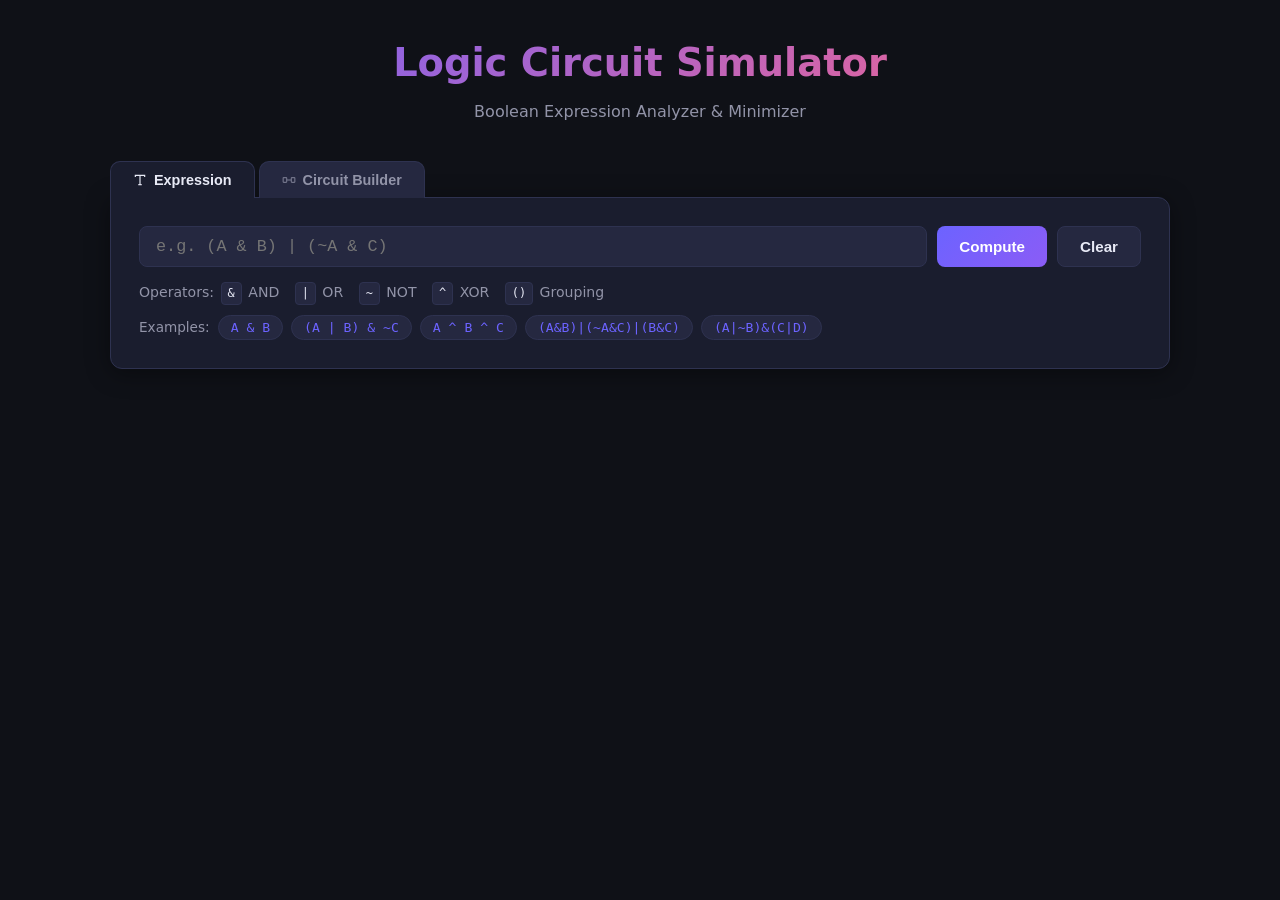
<file: index.html>
<!DOCTYPE html>
<html lang="en">
<head>
  <meta charset="UTF-8" />
  <meta name="viewport" content="width=device-width, initial-scale=1.0" />
  <title>Logic Circuit Simulator</title>
  <link rel="stylesheet" href="style.css" />
</head>
<body>
  <div class="app">
    <header>
      <h1>Logic Circuit Simulator</h1>
      <p class="subtitle">Boolean Expression Analyzer &amp; Minimizer</p>
    </header>

    <!-- ── Tab strip ── -->
    <div class="tab-strip">
      <button class="tab active" data-tab="expression">
        <svg width="14" height="14" viewBox="0 0 24 24" fill="none" stroke="currentColor" stroke-width="2"><polyline points="4 7 4 4 20 4 20 7"/><line x1="9" y1="20" x2="15" y2="20"/><line x1="12" y1="4" x2="12" y2="20"/></svg>
        Expression
      </button>
      <button class="tab" data-tab="circuit">
        <svg width="14" height="14" viewBox="0 0 24 24" fill="none" stroke="currentColor" stroke-width="2"><rect x="2" y="8" width="6" height="8" rx="1"/><rect x="16" y="8" width="6" height="8" rx="1"/><line x1="8" y1="12" x2="16" y2="12"/></svg>
        Circuit Builder
      </button>
    </div>

    <!-- ── Expression pane ── -->
    <section id="pane-expression" class="tab-pane card active">
      <div class="input-row">
        <input type="text" id="expr-input" placeholder="e.g. (A &amp; B) | (~A &amp; C)" spellcheck="false" autocomplete="off" />
        <button id="compute-btn">Compute</button>
        <button id="clear-btn" class="secondary">Clear</button>
      </div>
      <div class="operator-hints">
        <span>Operators:</span>
        <kbd>&amp;</kbd> AND &nbsp;
        <kbd>|</kbd> OR &nbsp;
        <kbd>~</kbd> NOT &nbsp;
        <kbd>^</kbd> XOR &nbsp;
        <kbd>()</kbd> Grouping
      </div>
      <div class="examples">
        <span>Examples:</span>
        <button class="example-btn" data-expr="A & B">A &amp; B</button>
        <button class="example-btn" data-expr="(A | B) & ~C">(A | B) &amp; ~C</button>
        <button class="example-btn" data-expr="A ^ B ^ C">A ^ B ^ C</button>
        <button class="example-btn" data-expr="(A & B) | (~A & C) | (B & C)">(A&amp;B)|(~A&amp;C)|(B&amp;C)</button>
        <button class="example-btn" data-expr="(A | ~B) & (C | D)">(A|~B)&amp;(C|D)</button>
      </div>
      <div id="error-msg" class="error hidden"></div>
    </section>

    <!-- ── Circuit Builder pane ── -->
    <section id="pane-circuit" class="tab-pane card hidden">
      <div class="circuit-layout">

        <!-- Palette -->
        <div class="gate-palette">
          <div class="palette-label">I/O</div>
          <button class="gate-palette-btn" data-gate="INPUT"  style="--gc:#6c63ff">INPUT</button>
          <button class="gate-palette-btn" data-gate="OUTPUT" style="--gc:#ff6584">OUTPUT</button>
          <div class="palette-label" style="margin-top:10px">Gates</div>
          <button class="gate-palette-btn" data-gate="AND"  style="--gc:#43e97b">AND</button>
          <button class="gate-palette-btn" data-gate="OR"   style="--gc:#98d843">OR</button>
          <button class="gate-palette-btn" data-gate="NOT"  style="--gc:#e943e9">NOT</button>
          <button class="gate-palette-btn" data-gate="XOR"  style="--gc:#43b0e9">XOR</button>
          <button class="gate-palette-btn" data-gate="NAND" style="--gc:#e9e943">NAND</button>
          <button class="gate-palette-btn" data-gate="NOR"  style="--gc:#e97b43">NOR</button>
          <button class="gate-palette-btn" data-gate="XNOR" style="--gc:#43e9e9">XNOR</button>
          <div class="palette-label">Adders</div>
          <button class="gate-palette-btn" data-gate="HALF_ADDER" style="--gc:#f5b942" title="A + B → Sum, Carry">Half Adder</button>
          <button class="gate-palette-btn" data-gate="FULL_ADDER" style="--gc:#b58cff" title="A + B + Cin → Sum, Carry out">Full Adder</button>
          <div class="palette-divider"></div>
          <div class="palette-hint">Click to add</div>
          <div class="palette-hint">Drag to move</div>
          <div class="palette-hint">Right-click delete</div>
          <div class="palette-hint">Click INPUT to toggle sim</div>
        </div>

        <!-- Canvas -->
        <div class="circuit-canvas-wrap">
          <canvas id="circuit-canvas"></canvas>

        </div>
      </div>

      <div id="circuit-status" class="circuit-status" aria-live="polite"></div>
      <div class="circuit-actions">
        <button id="analyze-circuit-btn">
          <svg width="14" height="14" viewBox="0 0 24 24" fill="none" stroke="currentColor" stroke-width="2"><polyline points="22 12 18 12 15 21 9 3 6 12 2 12"/></svg>
          Analyze Circuit
        </button>
        <button id="clear-circuit-btn" class="secondary">Clear Canvas</button>
        <span class="circuit-hint-text">Scroll to explore 3200 × 2000 workspace &nbsp;·&nbsp; Esc = cancel wire &nbsp;·&nbsp; Right-click = delete</span>
      </div>
      <div id="circuit-error" class="error hidden"></div>
    </section>

    <!-- ── Results (shared) ── -->
    <div id="results" class="hidden">

      <section class="card">
        <h2>Truth Table</h2>
        <div class="table-controls">
          <button id="export-csv-btn" class="secondary small">Export CSV</button>
        </div>
        <div class="table-wrapper">
          <table id="truth-table"></table>
        </div>
      </section>

      <section class="card">
        <h2>Karnaugh Map</h2>
        <div id="kmap-container"></div>
        <div id="kmap-legend" class="kmap-legend hidden">
          <span class="legend-item sop-color">■ SOP groups (1s)</span>
          <span class="legend-item pos-color">■ POS groups (0s)</span>
        </div>
      </section>

      <section class="card">
        <h2>Minimized Expressions</h2>
        <div class="results-grid">
          <div class="result-box sop-box">
            <h3>SOP <span class="tag">Sum of Products</span></h3>
            <div id="sop-result" class="formula"></div>
            <button class="copy-btn" data-target="sop-result">Copy</button>
          </div>
          <div class="result-box pos-box">
            <h3>POS <span class="tag">Product of Sums</span></h3>
            <div id="pos-result" class="formula"></div>
            <button class="copy-btn" data-target="pos-result">Copy</button>
          </div>
        </div>
        <div class="minterms-section">
          <div><strong>Minterms (F=1):</strong> <span id="minterms-list" class="mono"></span></div>
          <div><strong>Maxterms (F=0):</strong> <span id="maxterms-list" class="mono"></span></div>
        </div>
      </section>

    </div>
  </div>

  <script src="logic.js"></script>
  <script src="kmap.js"></script>
  <script src="circuit.js"></script>
  <script src="app.js"></script>
</body>
</html>
</file>
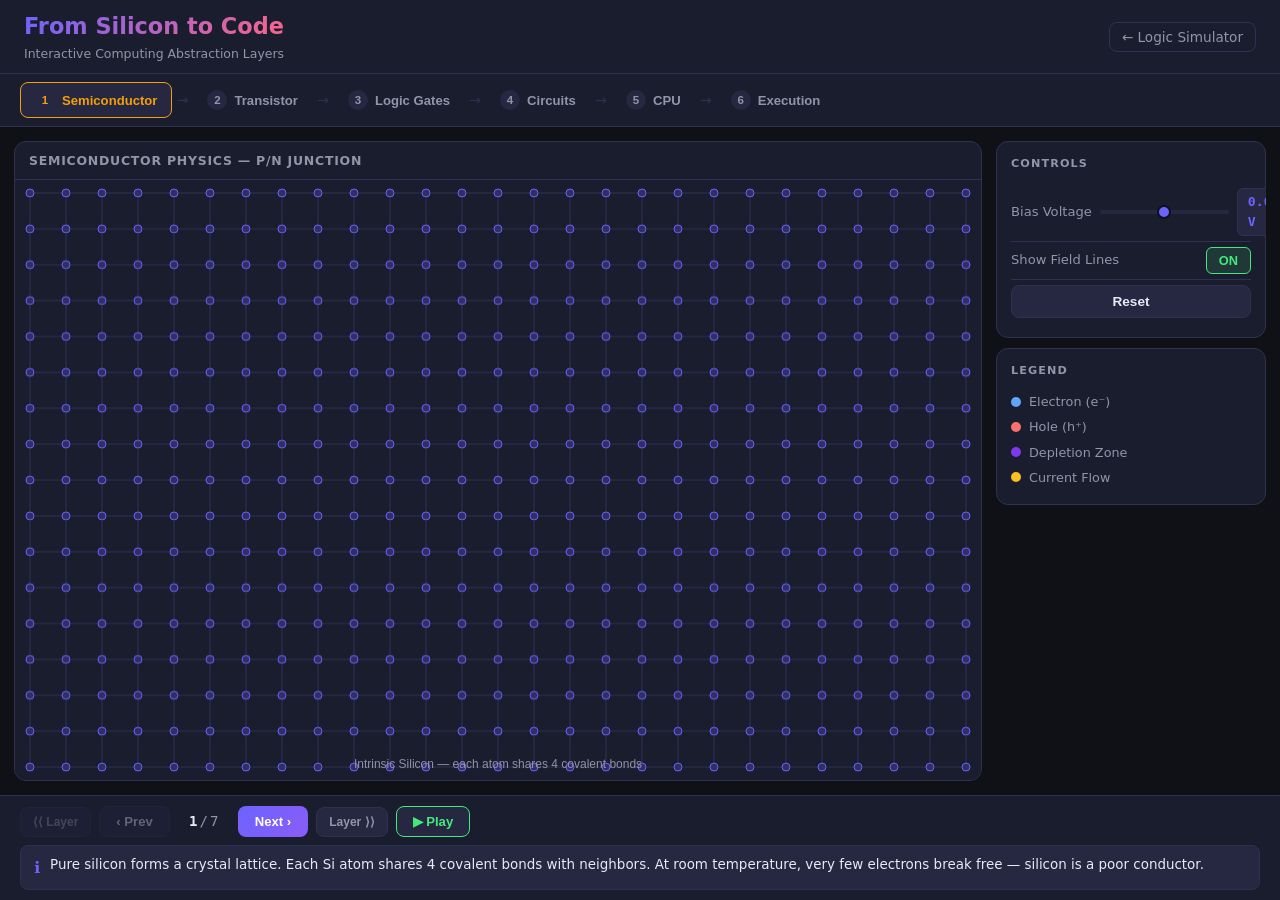
<file: full-simulator/index.html>
<!DOCTYPE html>
<html lang="en">
<head>
  <meta charset="UTF-8">
  <meta name="viewport" content="width=device-width, initial-scale=1.0">
  <title>From Silicon to Code</title>
  <link rel="stylesheet" href="style.css">
</head>
<body>
<div id="app">

  <!-- Header -->
  <header id="main-header">
    <div class="header-left">
      <h1>From Silicon to Code</h1>
      <p class="subtitle">Interactive Computing Abstraction Layers</p>
    </div>
    <div class="header-right">
      <a href="../index.html" class="back-link">← Logic Simulator</a>
    </div>
  </header>

  <!-- Layer Navigation -->
  <nav id="layer-nav">
    <div class="layer-nav-track">
      <button class="layer-nav-btn active" data-layer="1">
        <span class="layer-num">1</span>
        <span class="layer-label">Semiconductor</span>
      </button>
      <span class="layer-nav-arrow">→</span>
      <button class="layer-nav-btn" data-layer="2">
        <span class="layer-num">2</span>
        <span class="layer-label">Transistor</span>
      </button>
      <span class="layer-nav-arrow">→</span>
      <button class="layer-nav-btn" data-layer="3">
        <span class="layer-num">3</span>
        <span class="layer-label">Logic Gates</span>
      </button>
      <span class="layer-nav-arrow">→</span>
      <button class="layer-nav-btn" data-layer="4">
        <span class="layer-num">4</span>
        <span class="layer-label">Circuits</span>
      </button>
      <span class="layer-nav-arrow">→</span>
      <button class="layer-nav-btn" data-layer="5">
        <span class="layer-num">5</span>
        <span class="layer-label">CPU</span>
      </button>
      <span class="layer-nav-arrow">→</span>
      <button class="layer-nav-btn" data-layer="6">
        <span class="layer-num">6</span>
        <span class="layer-label">Execution</span>
      </button>
    </div>
  </nav>

  <!-- Main Workspace -->
  <main id="workspace">

    <!-- Layer 1: Semiconductor Physics -->
    <section id="layer-1" class="layer-section active" data-layer="1">
      <div class="layer-layout">
        <div class="layer-canvas-area">
          <div class="canvas-label">Semiconductor Physics — P/N Junction</div>
          <canvas id="physics-canvas"></canvas>
        </div>
        <div class="layer-controls-area">
          <div class="control-card" id="physics-controls">
            <h3>Controls</h3>
            <div class="control-row">
              <label class="control-label">Bias Voltage</label>
              <input type="range" id="physics-voltage" min="-30" max="30" value="0" class="slider">
              <span id="physics-voltage-val" class="val-badge">0.0 V</span>
            </div>
            <div class="control-row">
              <label class="control-label">Show Field Lines</label>
              <button id="physics-fieldlines" class="toggle-btn active">ON</button>
            </div>
            <div class="control-row">
              <button id="physics-reset" class="action-btn">Reset</button>
            </div>
          </div>
          <div class="control-card" id="physics-legend">
            <h3>Legend</h3>
            <div class="legend-row"><span class="legend-dot" style="background:#60a5fa"></span> Electron (e⁻)</div>
            <div class="legend-row"><span class="legend-dot" style="background:#f87171"></span> Hole (h⁺)</div>
            <div class="legend-row"><span class="legend-dot" style="background:#7c3aed"></span> Depletion Zone</div>
            <div class="legend-row"><span class="legend-dot" style="background:#fbbf24"></span> Current Flow</div>
          </div>
        </div>
      </div>
    </section>

    <!-- Layer 2: Transistor -->
    <section id="layer-2" class="layer-section" data-layer="2">
      <div class="layer-layout">
        <div class="layer-canvas-area">
          <div class="canvas-label">N-Channel MOSFET Cross-Section</div>
          <svg id="transistor-svg" viewBox="0 0 620 400" preserveAspectRatio="xMidYMid meet"></svg>
        </div>
        <div class="layer-controls-area">
          <div class="control-card" id="transistor-controls">
            <h3>Gate Control</h3>
            <div class="control-row">
              <label class="control-label">Gate Voltage</label>
              <div class="btn-group">
                <button id="transistor-low" class="gate-btn active">LOW (0V)</button>
                <button id="transistor-high" class="gate-btn">HIGH (3V)</button>
              </div>
            </div>
            <div class="control-row">
              <label class="control-label">Vgs =</label>
              <span id="transistor-vgs" class="val-badge">0.0 V</span>
            </div>
            <div class="control-row">
              <label class="control-label">Status</label>
              <span id="transistor-status" class="status-badge off">OFF</span>
            </div>
            <div class="control-row">
              <label class="control-label">Show Depletion</label>
              <button id="transistor-depletion" class="toggle-btn active">ON</button>
            </div>
          </div>
          <div class="control-card">
            <h3>MOSFET Symbol</h3>
            <svg id="mosfet-symbol-svg" viewBox="0 0 160 140" style="width:100%;height:140px"></svg>
          </div>
        </div>
      </div>
    </section>

    <!-- Layer 3: Logic Gates -->
    <section id="layer-3" class="layer-section" data-layer="3">
      <div class="layer-layout">
        <div class="layer-canvas-area">
          <div class="sublayer-tabs" id="gates-tabs">
            <button class="sublayer-tab active" data-gate="NOT">NOT Gate</button>
            <button class="sublayer-tab" data-gate="AND">AND Gate</button>
            <button class="sublayer-tab" data-gate="OR">OR Gate</button>
          </div>
          <svg id="gates-svg" viewBox="0 0 700 380" preserveAspectRatio="xMidYMid meet" style="flex:1"></svg>
          <div id="gates-truth-table" class="embedded-truth-table"></div>
        </div>
        <div class="layer-controls-area">
          <div class="control-card" id="gates-controls">
            <h3>Inputs</h3>
            <div class="control-row">
              <label class="control-label">Input A</label>
              <div class="btn-group">
                <button class="input-btn active" data-input="A" data-val="0">0</button>
                <button class="input-btn" data-input="A" data-val="1">1</button>
              </div>
            </div>
            <div class="control-row" id="input-b-row">
              <label class="control-label">Input B</label>
              <div class="btn-group">
                <button class="input-btn active" data-input="B" data-val="0">0</button>
                <button class="input-btn" data-input="B" data-val="1">1</button>
              </div>
            </div>
            <div class="control-row">
              <label class="control-label">Output</label>
              <span id="gates-output" class="val-badge">—</span>
            </div>
          </div>
          <div class="control-card" id="gates-info-card">
            <h3>Gate Info</h3>
            <div id="gates-description" class="info-body"></div>
          </div>
        </div>
      </div>
    </section>

    <!-- Layer 4: Combinational Circuits -->
    <section id="layer-4" class="layer-section" data-layer="4">
      <div class="layer-layout">
        <div class="layer-canvas-area">
          <div class="sublayer-tabs" id="circuits-tabs">
            <button class="sublayer-tab active" data-circuit="half-adder">Half Adder</button>
            <button class="sublayer-tab" data-circuit="full-adder">Full Adder</button>
            <button class="sublayer-tab" data-circuit="mux">2:1 MUX</button>
          </div>
          <svg id="circuits-svg" viewBox="0 0 720 380" preserveAspectRatio="xMidYMid meet" style="flex:1"></svg>
        </div>
        <div class="layer-controls-area">
          <div class="control-card" id="circuits-controls">
            <h3>Inputs</h3>
            <div class="control-row">
              <label class="control-label">A</label>
              <div class="btn-group">
                <button class="input-btn active" data-cinput="A" data-val="0">0</button>
                <button class="input-btn" data-cinput="A" data-val="1">1</button>
              </div>
            </div>
            <div class="control-row">
              <label class="control-label">B</label>
              <div class="btn-group">
                <button class="input-btn active" data-cinput="B" data-val="0">0</button>
                <button class="input-btn" data-cinput="B" data-val="1">1</button>
              </div>
            </div>
            <div class="control-row" id="cin-row">
              <label class="control-label">Cin</label>
              <div class="btn-group">
                <button class="input-btn active" data-cinput="Cin" data-val="0">0</button>
                <button class="input-btn" data-cinput="Cin" data-val="1">1</button>
              </div>
            </div>
            <div class="control-row" id="sel-row" style="display:none">
              <label class="control-label">Sel</label>
              <div class="btn-group">
                <button class="input-btn active" data-cinput="Sel" data-val="0">0</button>
                <button class="input-btn" data-cinput="Sel" data-val="1">1</button>
              </div>
            </div>
          </div>
          <div class="control-card" id="circuits-output-card">
            <h3>Output</h3>
            <div id="circuits-output" class="output-display"></div>
          </div>
          <div class="control-card">
            <button id="circuits-compute" class="action-btn primary-btn">▶ Compute</button>
          </div>
        </div>
      </div>
    </section>

    <!-- Layer 5: CPU Components -->
    <section id="layer-5" class="layer-section" data-layer="5">
      <div class="layer-layout">
        <div class="layer-canvas-area">
          <div class="canvas-label">4-bit ALU + Register File</div>
          <svg id="cpu-svg" viewBox="0 0 820 480" preserveAspectRatio="xMidYMid meet" style="flex:1"></svg>
        </div>
        <div class="layer-controls-area">
          <div class="control-card" id="cpu-registers">
            <h3>Registers (4-bit)</h3>
            <div id="reg-display"></div>
          </div>
          <div class="control-card" id="cpu-op-card">
            <h3>Operation</h3>
            <div class="btn-group vertical">
              <button class="op-btn active" data-op="ADD">ADD</button>
              <button class="op-btn" data-op="AND">AND</button>
              <button class="op-btn" data-op="OR">OR</button>
            </div>
          </div>
          <div class="control-card">
            <button id="cpu-run" class="action-btn primary-btn">▶ Run ALU</button>
          </div>
          <div class="control-card" id="cpu-result-card" style="display:none">
            <h3>Result</h3>
            <div id="cpu-result" class="output-display"></div>
          </div>
        </div>
      </div>
    </section>

    <!-- Layer 6: Instruction Execution -->
    <section id="layer-6" class="layer-section" data-layer="6">
      <div class="layer-layout">
        <div class="layer-canvas-area">
          <div class="canvas-label">Instruction Pipeline: <code>ADD R0, R1, R2</code></div>
          <div id="pipeline-track" class="pipeline-track">
            <div class="pipeline-stage" id="ps-fetch"><span class="ps-num">1–3</span><span class="ps-label">Fetch</span></div>
            <div class="pipeline-arrow">→</div>
            <div class="pipeline-stage" id="ps-decode"><span class="ps-num">4–6</span><span class="ps-label">Decode</span></div>
            <div class="pipeline-arrow">→</div>
            <div class="pipeline-stage" id="ps-execute"><span class="ps-num">7–9</span><span class="ps-label">Execute</span></div>
            <div class="pipeline-arrow">→</div>
            <div class="pipeline-stage" id="ps-writeback"><span class="ps-num">10–12</span><span class="ps-label">Writeback</span></div>
          </div>
          <svg id="execution-svg" viewBox="0 0 820 400" preserveAspectRatio="xMidYMid meet" style="flex:1"></svg>
        </div>
        <div class="layer-controls-area">
          <div class="control-card" id="exec-controls">
            <h3>Instruction</h3>
            <div class="control-row">
              <label class="control-label">Op</label>
              <div class="btn-group vertical">
                <button class="op-btn active" data-execop="ADD">ADD</button>
                <button class="op-btn" data-execop="AND">AND</button>
                <button class="op-btn" data-execop="OR">OR</button>
              </div>
            </div>
            <div class="control-row">
              <label class="control-label">R1 =</label>
              <input type="number" id="exec-r1" min="0" max="15" value="5" class="num-input">
            </div>
            <div class="control-row">
              <label class="control-label">R2 =</label>
              <input type="number" id="exec-r2" min="0" max="15" value="2" class="num-input">
            </div>
            <button id="exec-reset" class="action-btn" style="margin-top:8px">↺ Reset</button>
          </div>
          <div class="control-card" id="exec-result-card" style="display:none">
            <h3>Result</h3>
            <div id="exec-result" class="output-display"></div>
          </div>
        </div>
      </div>
    </section>

  </main>

  <!-- Step Footer -->
  <footer id="step-footer">
    <div class="step-bar">
      <button id="btn-prev-layer" class="step-btn step-btn--layer" title="Previous Layer">⟨⟨ Layer</button>
      <button id="btn-prev-step" class="step-btn" title="Previous Step (←)">‹ Prev</button>
      <div class="step-indicator">
        <span id="step-current">1</span><span class="step-sep">/</span><span id="step-total">1</span>
      </div>
      <button id="btn-next-step" class="step-btn step-btn--primary" title="Next Step (→)">Next ›</button>
      <button id="btn-next-layer" class="step-btn step-btn--layer" title="Next Layer">Layer ⟩⟩</button>
      <button id="btn-auto-play" class="step-btn step-btn--play" title="Auto Play (Space)">▶ Play</button>
    </div>
    <div id="info-panel" class="info-panel">
      <div class="info-panel-icon">ℹ</div>
      <div id="info-text" class="info-text">Welcome! Use the layer navigation above or press Next to begin exploring computing from silicon to software.</div>
    </div>
  </footer>

  <!-- Transition Overlay -->
  <div id="transition-overlay" class="transition-overlay hidden">
    <div class="transition-zoom-ring"></div>
    <div class="transition-label" id="transition-label"></div>
  </div>

</div><!-- /#app -->

<script src="utils.js"></script>
<script src="simulator.js"></script>
<script src="layer1-physics.js"></script>
<script src="layer2-transistor.js"></script>
<script src="layer3-gates.js"></script>
<script src="layer4-circuits.js"></script>
<script src="layer5-cpu.js"></script>
<script src="layer6-execution.js"></script>
<script src="main.js"></script>
</body>
</html>
</file>
<file: style.css>
*, *::before, *::after { box-sizing: border-box; margin: 0; padding: 0; }

:root {
  --bg: #0f1117;
  --surface: #1a1d2e;
  --surface2: #252840;
  --border: #2e3250;
  --accent: #6c63ff;
  --accent2: #ff6584;
  --green: #43e97b;
  --red: #ff4d6d;
  --text: #e8eaf6;
  --text2: #9294a8;
  --sop: #43e97b33;
  --sop-border: #43e97b;
  --pos: #ff6b6b33;
  --pos-border: #ff6b6b;
  --radius: 12px;
  --shadow: 0 4px 24px rgba(0,0,0,0.4);
}

body {
  background: var(--bg);
  color: var(--text);
  font-family: 'Segoe UI', system-ui, sans-serif;
  line-height: 1.6;
  min-height: 100vh;
}

.app {
  max-width: 1100px;
  margin: 0 auto;
  padding: 32px 20px 60px;
}

header {
  text-align: center;
  margin-bottom: 36px;
}
header h1 {
  font-size: 2.4rem;
  font-weight: 700;
  background: linear-gradient(135deg, var(--accent), var(--accent2));
  -webkit-background-clip: text;
  -webkit-text-fill-color: transparent;
  background-clip: text;
}
.subtitle {
  color: var(--text2);
  margin-top: 6px;
  font-size: 1rem;
}

.card {
  background: var(--surface);
  border: 1px solid var(--border);
  border-radius: var(--radius);
  padding: 28px;
  margin-bottom: 24px;
  box-shadow: var(--shadow);
}
.card h2 {
  font-size: 1.15rem;
  font-weight: 600;
  color: var(--text2);
  text-transform: uppercase;
  letter-spacing: 0.08em;
  margin-bottom: 18px;
}

/* Input */
.input-row {
  display: flex;
  gap: 10px;
  flex-wrap: wrap;
}
#expr-input {
  flex: 1;
  min-width: 220px;
  background: var(--surface2);
  border: 1.5px solid var(--border);
  border-radius: 8px;
  padding: 10px 16px;
  color: var(--text);
  font-size: 1.05rem;
  font-family: 'Consolas', 'Courier New', monospace;
  outline: none;
  transition: border-color 0.2s;
}
#expr-input:focus { border-color: var(--accent); }

button {
  padding: 10px 22px;
  border-radius: 8px;
  border: none;
  cursor: pointer;
  font-size: 0.95rem;
  font-weight: 600;
  transition: filter 0.15s, transform 0.1s;
}
button:hover { filter: brightness(1.15); transform: translateY(-1px); }
button:active { transform: translateY(0); }

#compute-btn {
  background: linear-gradient(135deg, var(--accent), #8b5cf6);
  color: #fff;
}
button.secondary {
  background: var(--surface2);
  color: var(--text);
  border: 1px solid var(--border);
}
button.small { padding: 6px 14px; font-size: 0.83rem; }

.operator-hints {
  margin-top: 14px;
  color: var(--text2);
  font-size: 0.88rem;
}
.operator-hints kbd {
  display: inline-block;
  background: var(--surface2);
  border: 1px solid var(--border);
  border-radius: 4px;
  padding: 1px 6px;
  font-family: monospace;
  font-size: 0.85em;
  color: var(--text);
  margin: 0 2px;
}

.examples {
  margin-top: 10px;
  display: flex;
  flex-wrap: wrap;
  gap: 8px;
  align-items: center;
  font-size: 0.85rem;
  color: var(--text2);
}
.example-btn {
  padding: 4px 12px;
  background: var(--surface2);
  border: 1px solid var(--border);
  border-radius: 20px;
  color: var(--accent);
  font-size: 0.82rem;
  font-family: monospace;
  font-weight: 500;
}

.error {
  background: #ff4d6d22;
  border: 1px solid var(--red);
  border-radius: 8px;
  padding: 10px 16px;
  margin-top: 14px;
  color: var(--red);
  font-size: 0.9rem;
}
.hidden { display: none !important; }

/* Truth Table */
.table-controls { margin-bottom: 12px; }
.table-wrapper { overflow-x: auto; }
table {
  width: 100%;
  border-collapse: collapse;
  font-size: 0.92rem;
}
th {
  background: var(--surface2);
  color: var(--accent);
  font-weight: 700;
  padding: 10px 16px;
  text-align: center;
  border-bottom: 2px solid var(--border);
  letter-spacing: 0.05em;
}
td {
  padding: 8px 16px;
  text-align: center;
  border-bottom: 1px solid var(--border);
  font-family: 'Consolas', monospace;
  color: var(--text);
}
tr:last-child td { border-bottom: none; }
tr.row-one td:last-child { color: var(--green); font-weight: 700; }
tr.row-zero td:last-child { color: var(--red); opacity: 0.8; }
tr:hover td { background: var(--surface2); }

/* K-map */
#kmap-container {
  overflow-x: auto;
}
.kmap-note {
  color: var(--text2);
  font-size: 0.88rem;
  margin-top: 12px;
}

.kmap-wrap {
  display: inline-flex;
  flex-direction: column;
  align-items: flex-start;
}

.kmap-table {
  border-collapse: collapse;
  margin-top: 4px;
}
.kmap-table th, .kmap-table td {
  border: 1.5px solid var(--border);
  width: 64px;
  height: 56px;
  text-align: center;
  vertical-align: middle;
  padding: 0;
  font-family: 'Consolas', monospace;
}
.kmap-table th {
  background: var(--surface2);
  color: var(--text2);
  font-size: 0.82rem;
  font-weight: 600;
  width: 64px;
  min-width: 64px;
}
.kmap-table td {
  font-size: 1.1rem;
  font-weight: 700;
  cursor: default;
  position: relative;
  transition: background 0.2s;
}
.kmap-table td.val-1 { color: var(--green); }
.kmap-table td.val-0 { color: var(--red); opacity: 0.6; }
.kmap-table td.grp-sop { background: var(--sop); }
.kmap-table td.grp-pos { background: var(--pos); }
.kmap-table td.grp-sop.grp-pos { background: linear-gradient(135deg, var(--sop) 50%, var(--pos) 50%); }

.kmap-corner { background: var(--surface) !important; border: none !important; }
.kmap-var-label {
  font-size: 0.82rem;
  color: var(--text2);
  margin-bottom: 2px;
  text-align: left;
  padding-left: 68px;
}

.kmap-legend {
  display: flex;
  gap: 20px;
  margin-top: 14px;
  font-size: 0.85rem;
}
.legend-item { display: flex; align-items: center; gap: 6px; }
.sop-color { color: var(--green); }
.pos-color { color: #ff6b6b; }

/* Results */
.results-grid {
  display: grid;
  grid-template-columns: 1fr 1fr;
  gap: 20px;
}
@media (max-width: 600px) { .results-grid { grid-template-columns: 1fr; } }

.result-box {
  border-radius: 10px;
  padding: 20px;
  position: relative;
}
.sop-box {
  background: #43e97b11;
  border: 1.5px solid var(--sop-border);
}
.pos-box {
  background: #ff6b6b11;
  border: 1.5px solid var(--pos-border);
}
.result-box h3 {
  font-size: 1rem;
  font-weight: 700;
  margin-bottom: 12px;
  display: flex;
  align-items: center;
  gap: 8px;
}
.sop-box h3 { color: var(--green); }
.pos-box h3 { color: #ff6b6b; }
.tag {
  font-size: 0.72rem;
  font-weight: 500;
  color: var(--text2);
  background: var(--surface2);
  border-radius: 12px;
  padding: 2px 8px;
}
.formula {
  font-family: 'Consolas', 'Courier New', monospace;
  font-size: 1rem;
  color: var(--text);
  min-height: 28px;
  word-break: break-all;
  margin-bottom: 12px;
}
.copy-btn {
  padding: 5px 14px;
  font-size: 0.8rem;
  background: var(--surface2);
  border: 1px solid var(--border);
  color: var(--text2);
  border-radius: 6px;
}

.minterms-section {
  margin-top: 20px;
  display: flex;
  flex-direction: column;
  gap: 8px;
  font-size: 0.88rem;
  color: var(--text2);
}
.mono { font-family: monospace; color: var(--text); }

/* Animations */
.card { animation: fadeIn 0.3s ease; }
@keyframes fadeIn { from { opacity: 0; transform: translateY(8px); } to { opacity: 1; transform: none; } }

/* ── Tabs ──────────────────────────────────────────────────────────────── */
.tab-strip {
  display: flex;
  gap: 4px;
  margin-bottom: -1px;
  position: relative;
  z-index: 1;
}
.tab {
  display: flex;
  align-items: center;
  gap: 7px;
  padding: 10px 22px;
  border-radius: 10px 10px 0 0;
  border: 1px solid var(--border);
  border-bottom: none;
  background: var(--surface2);
  color: var(--text2);
  font-size: 0.9rem;
  font-weight: 600;
  cursor: pointer;
  transition: background 0.15s, color 0.15s;
}
.tab:hover { background: var(--surface); color: var(--text); }
.tab.active {
  background: var(--surface);
  color: var(--text);
  border-color: var(--border);
}
.tab svg { opacity: 0.7; }
.tab.active svg { opacity: 1; }

.tab-pane {
  border-radius: 0 var(--radius) var(--radius) var(--radius);
}
.tab-pane.active { display: block; }

/* ── Circuit Builder ───────────────────────────────────────────────────── */
.circuit-layout {
  display: flex;
  gap: 0;
  height: 460px;
  border-radius: 8px;
  overflow: hidden;
  border: 1px solid var(--border);
}

.gate-palette {
  width: 110px;
  min-width: 110px;
  background: #12142080;
  border-right: 1px solid var(--border);
  padding: 12px 8px;
  display: flex;
  flex-direction: column;
  gap: 5px;
  overflow-y: auto;
}
.palette-label {
  font-size: 0.7rem;
  font-weight: 700;
  letter-spacing: 0.1em;
  color: var(--text2);
  text-transform: uppercase;
  padding: 2px 4px;
  margin-top: 4px;
}
.gate-palette-btn {
  width: 100%;
  padding: 7px 0;
  border-radius: 6px;
  border: 1.5px solid var(--gc, var(--border));
  background: transparent;
  color: var(--gc, var(--text));
  font-family: 'Consolas', monospace;
  font-size: 0.82rem;
  font-weight: 700;
  cursor: pointer;
  transition: background 0.12s, transform 0.1s;
  text-align: center;
}
.gate-palette-btn:hover {
  background: color-mix(in srgb, var(--gc, var(--accent)) 15%, transparent);
  transform: translateX(2px);
  filter: none;
}
.palette-divider {
  height: 1px;
  background: var(--border);
  margin: 6px 0;
}
.palette-hint {
  font-size: 0.67rem;
  color: #555a7a;
  line-height: 1.4;
  padding: 0 2px;
}

.circuit-canvas-wrap {
  flex: 1;
  position: relative;
  overflow: hidden;
}
#circuit-canvas {
  display: block;
  width: 100%;
  height: 100%;
  cursor: crosshair;
}

.circuit-status {
  position: absolute;
  bottom: 8px;
  left: 50%;
  transform: translateX(-50%);
  background: #0b0d16cc;
  border: 1px solid var(--border);
  border-radius: 20px;
  padding: 3px 14px;
  font-size: 0.75rem;
  color: var(--text2);
  white-space: nowrap;
  pointer-events: none;
  backdrop-filter: blur(4px);
}

.circuit-actions {
  display: flex;
  align-items: center;
  gap: 10px;
  margin-top: 14px;
  flex-wrap: wrap;
}
#analyze-circuit-btn {
  display: flex;
  align-items: center;
  gap: 6px;
  background: linear-gradient(135deg, var(--accent), #8b5cf6);
  color: #fff;
}
.circuit-hint-text {
  font-size: 0.8rem;
  color: var(--text2);
  margin-left: auto;
}

/* Large, scrollable workspace; expression view retains its compact width. */
.app.circuit-mode { max-width: 1800px; }
.circuit-layout { height: max(540px, 72vh); }
.circuit-canvas-wrap { min-width: 0; overflow: auto; background: #0b0d16; }
#circuit-canvas { width: 3200px; height: 2000px; }
.circuit-status {
  position: static; transform: none; display: block; margin-top: 10px;
  white-space: normal; border-radius: 8px;
}
</file>
<file: full-simulator/style.css>
*, *::before, *::after { box-sizing: border-box; margin: 0; padding: 0; }

:root {
  --bg:      #0f1117;
  --surface: #1a1d2e;
  --surface2:#252840;
  --border:  #2e3250;
  --accent:  #6c63ff;
  --accent2: #ff6584;
  --green:   #43e97b;
  --red:     #ff4d6d;
  --text:    #e8eaf6;
  --text2:   #9294a8;
  --radius:  12px;
  --shadow:  0 4px 24px rgba(0,0,0,0.4);

  --l1: #f59e0b;
  --l2: #06b6d4;
  --l3: #43e97b;
  --l4: #6c63ff;
  --l5: #ff6584;
  --l6: #98d843;

  --sig-high:    #43e97b;
  --sig-low:     #ff4d6d;
  --sig-unknown: #9294a8;
  --electron:    #60a5fa;
  --hole:        #f87171;
  --current:     #fbbf24;
}

html, body { height: 100%; overflow: hidden; }

body {
  background: var(--bg);
  color: var(--text);
  font-family: 'Segoe UI', system-ui, sans-serif;
  line-height: 1.5;
}

/* ── App Shell ── */
#app {
  display: flex;
  flex-direction: column;
  height: 100vh;
  overflow: hidden;
}

/* ── Header ── */
#main-header {
  flex-shrink: 0;
  display: flex;
  align-items: center;
  justify-content: space-between;
  padding: 10px 24px;
  background: var(--surface);
  border-bottom: 1px solid var(--border);
  box-shadow: var(--shadow);
}
#main-header h1 {
  font-size: 1.4rem;
  font-weight: 700;
  background: linear-gradient(135deg, var(--accent), var(--accent2));
  -webkit-background-clip: text;
  -webkit-text-fill-color: transparent;
  background-clip: text;
}
.subtitle {
  color: var(--text2);
  font-size: 0.78rem;
  margin-top: 1px;
}
.back-link {
  color: var(--text2);
  text-decoration: none;
  font-size: 0.85rem;
  padding: 6px 12px;
  border: 1px solid var(--border);
  border-radius: 8px;
  transition: all 150ms;
}
.back-link:hover { color: var(--text); border-color: var(--accent); }

/* ── Layer Nav ── */
#layer-nav {
  flex-shrink: 0;
  background: var(--surface);
  border-bottom: 1px solid var(--border);
  padding: 0 20px;
}
.layer-nav-track {
  display: flex;
  align-items: center;
  gap: 2px;
  padding: 8px 0;
  overflow-x: auto;
  scrollbar-width: none;
}
.layer-nav-track::-webkit-scrollbar { display: none; }
.layer-nav-arrow {
  color: var(--border);
  font-size: 0.9rem;
  padding: 0 2px;
  flex-shrink: 0;
}
.layer-nav-btn {
  display: flex;
  align-items: center;
  gap: 7px;
  padding: 7px 14px;
  border-radius: 8px;
  border: 1px solid transparent;
  background: transparent;
  color: var(--text2);
  cursor: pointer;
  white-space: nowrap;
  font-size: 0.82rem;
  font-weight: 600;
  transition: all 150ms;
  flex-shrink: 0;
}
.layer-nav-btn:hover { background: var(--surface2); color: var(--text); }
.layer-nav-btn.active { background: var(--surface2); border-color: var(--border); color: var(--text); }
.layer-nav-btn[data-layer="1"].active { color: var(--l1); border-color: var(--l1); }
.layer-nav-btn[data-layer="2"].active { color: var(--l2); border-color: var(--l2); }
.layer-nav-btn[data-layer="3"].active { color: var(--l3); border-color: var(--l3); }
.layer-nav-btn[data-layer="4"].active { color: var(--l4); border-color: var(--l4); }
.layer-nav-btn[data-layer="5"].active { color: var(--l5); border-color: var(--l5); }
.layer-nav-btn[data-layer="6"].active { color: var(--l6); border-color: var(--l6); }
.layer-num {
  display: inline-flex;
  align-items: center;
  justify-content: center;
  width: 20px; height: 20px;
  border-radius: 50%;
  background: var(--surface2);
  font-size: 0.72rem;
  font-weight: 700;
  flex-shrink: 0;
}

/* ── Workspace ── */
#workspace {
  flex: 1;
  overflow: hidden;
  position: relative;
}
.layer-section {
  display: none;
  width: 100%;
  height: 100%;
}
.layer-section.active {
  display: flex;
  flex-direction: column;
  animation: layerEnter 280ms ease;
}
@keyframes layerEnter {
  from { opacity: 0; transform: scale(0.97) translateY(4px); }
  to   { opacity: 1; transform: scale(1)    translateY(0);   }
}

/* ── Layer Layout ── */
.layer-layout {
  display: grid;
  grid-template-columns: 1fr 270px;
  gap: 14px;
  padding: 14px;
  height: 100%;
  overflow: hidden;
}
.layer-canvas-area {
  background: var(--surface);
  border: 1px solid var(--border);
  border-radius: var(--radius);
  overflow: hidden;
  position: relative;
  display: flex;
  flex-direction: column;
  min-height: 0;
}
.canvas-label {
  padding: 10px 14px 8px;
  font-size: 0.78rem;
  font-weight: 600;
  color: var(--text2);
  text-transform: uppercase;
  letter-spacing: 0.06em;
  border-bottom: 1px solid var(--border);
  flex-shrink: 0;
}
.canvas-label code {
  background: var(--surface2);
  padding: 2px 6px;
  border-radius: 4px;
  font-size: 0.85em;
  color: var(--accent);
}
.layer-canvas-area canvas,
.layer-canvas-area svg {
  flex: 1;
  min-height: 0;
  display: block;
}
.layer-canvas-area canvas { width: 100% !important; }

.layer-controls-area {
  display: flex;
  flex-direction: column;
  gap: 10px;
  overflow-y: auto;
  min-height: 0;
  scrollbar-width: thin;
  scrollbar-color: var(--border) transparent;
}

/* ── Control Cards ── */
.control-card {
  background: var(--surface);
  border: 1px solid var(--border);
  border-radius: var(--radius);
  padding: 14px;
  flex-shrink: 0;
}
.control-card h3 {
  font-size: 0.7rem;
  font-weight: 700;
  text-transform: uppercase;
  letter-spacing: 0.1em;
  color: var(--text2);
  margin-bottom: 10px;
}
.control-row {
  display: flex;
  align-items: center;
  justify-content: space-between;
  gap: 8px;
  padding: 5px 0;
  border-bottom: 1px solid var(--border);
}
.control-row:last-child { border-bottom: none; }
.control-label {
  font-size: 0.82rem;
  color: var(--text2);
  flex-shrink: 0;
}

/* ── Buttons ── */
.btn-group {
  display: flex;
  gap: 4px;
}
.btn-group.vertical { flex-direction: column; width: 100%; }

.input-btn, .gate-btn, .op-btn {
  padding: 5px 12px;
  border-radius: 6px;
  border: 1px solid var(--border);
  background: var(--surface2);
  color: var(--text2);
  font-size: 0.82rem;
  font-weight: 600;
  cursor: pointer;
  transition: all 150ms;
}
.input-btn:hover, .gate-btn:hover, .op-btn:hover { color: var(--text); border-color: var(--accent); }
.input-btn.active, .gate-btn.active, .op-btn.active {
  background: var(--accent);
  border-color: var(--accent);
  color: #fff;
}
.op-btn { width: 100%; text-align: center; padding: 7px; }

.toggle-btn {
  padding: 5px 12px;
  border-radius: 6px;
  border: 1px solid var(--border);
  background: var(--surface2);
  color: var(--text2);
  font-size: 0.8rem;
  font-weight: 600;
  cursor: pointer;
  transition: all 150ms;
}
.toggle-btn.active { background: #43e97b22; border-color: var(--green); color: var(--green); }

.action-btn {
  width: 100%;
  padding: 8px;
  border-radius: 8px;
  border: 1px solid var(--border);
  background: var(--surface2);
  color: var(--text);
  font-size: 0.85rem;
  font-weight: 600;
  cursor: pointer;
  transition: all 150ms;
}
.action-btn:hover { border-color: var(--accent); color: var(--accent); }
.primary-btn {
  background: linear-gradient(135deg, var(--accent), #8b5cf6);
  border-color: transparent;
  color: #fff;
}
.primary-btn:hover { opacity: 0.9; color: #fff; }

.status-badge {
  padding: 3px 10px;
  border-radius: 20px;
  font-size: 0.75rem;
  font-weight: 700;
  letter-spacing: 0.05em;
}
.status-badge.on  { background: #43e97b22; color: var(--green); border: 1px solid var(--green); }
.status-badge.off { background: #ff4d6d22; color: var(--red);   border: 1px solid var(--red);   }

.val-badge {
  padding: 3px 10px;
  border-radius: 6px;
  background: var(--surface2);
  color: var(--accent);
  font-size: 0.82rem;
  font-family: 'Consolas', monospace;
  font-weight: 700;
  border: 1px solid var(--border);
}

/* ── Slider ── */
.slider {
  flex: 1;
  height: 4px;
  appearance: none;
  background: var(--surface2);
  border-radius: 2px;
  outline: none;
  cursor: pointer;
}
.slider::-webkit-slider-thumb {
  appearance: none;
  width: 14px; height: 14px;
  border-radius: 50%;
  background: var(--accent);
  cursor: pointer;
  border: 2px solid var(--bg);
}
.slider::-moz-range-thumb {
  width: 14px; height: 14px;
  border-radius: 50%;
  background: var(--accent);
  cursor: pointer;
  border: 2px solid var(--bg);
}

/* ── Number input ── */
.num-input {
  width: 60px;
  padding: 5px 8px;
  border-radius: 6px;
  border: 1px solid var(--border);
  background: var(--surface2);
  color: var(--text);
  font-size: 0.85rem;
  text-align: center;
}
.num-input:focus { outline: none; border-color: var(--accent); }

/* ── Legend ── */
.legend-row {
  display: flex;
  align-items: center;
  gap: 8px;
  font-size: 0.8rem;
  color: var(--text2);
  padding: 3px 0;
}
.legend-dot {
  width: 10px; height: 10px;
  border-radius: 50%;
  flex-shrink: 0;
}

/* ── Sublayer Tabs ── */
.sublayer-tabs {
  display: flex;
  gap: 4px;
  padding: 10px 12px 0;
  border-bottom: 1px solid var(--border);
  flex-shrink: 0;
}
.sublayer-tab {
  padding: 6px 16px;
  border-radius: 6px 6px 0 0;
  border: 1px solid var(--border);
  border-bottom: none;
  background: var(--surface2);
  color: var(--text2);
  font-size: 0.82rem;
  font-weight: 600;
  cursor: pointer;
  transition: all 150ms;
  margin-bottom: -1px;
}
.sublayer-tab:hover { color: var(--text); }
.sublayer-tab.active {
  background: var(--surface);
  color: var(--text);
  border-bottom-color: var(--surface);
}

/* ── Embedded Truth Table ── */
.embedded-truth-table {
  padding: 10px 14px;
  flex-shrink: 0;
  overflow-x: auto;
  border-top: 1px solid var(--border);
}
.embedded-truth-table table {
  border-collapse: collapse;
  font-size: 0.82rem;
  font-family: 'Consolas', monospace;
}
.embedded-truth-table th {
  padding: 4px 14px;
  background: var(--surface2);
  color: var(--text2);
  font-weight: 700;
  text-transform: uppercase;
  font-size: 0.72rem;
  letter-spacing: 0.05em;
  border: 1px solid var(--border);
}
.embedded-truth-table td {
  padding: 5px 14px;
  text-align: center;
  border: 1px solid var(--border);
  color: var(--text2);
  transition: all 200ms;
}
.embedded-truth-table tr.active-row td {
  color: var(--text);
  background: var(--surface2);
}
.embedded-truth-table td.val-1 { color: var(--green); font-weight: 700; }
.embedded-truth-table td.val-0 { color: var(--red); }

/* ── Output Display ── */
.output-display {
  font-family: 'Consolas', monospace;
  font-size: 0.9rem;
}
.output-line {
  display: flex;
  justify-content: space-between;
  padding: 5px 0;
  border-bottom: 1px solid var(--border);
}
.output-line:last-child { border-bottom: none; }
.output-key { color: var(--text2); font-size: 0.82rem; }
.output-val { font-weight: 700; }
.output-val.high { color: var(--green); }
.output-val.low  { color: var(--red);   }

/* ── Info Body ── */
.info-body {
  font-size: 0.82rem;
  color: var(--text2);
  line-height: 1.6;
}

/* ── Pipeline Track ── */
.pipeline-track {
  display: flex;
  align-items: center;
  justify-content: center;
  gap: 4px;
  padding: 10px 16px;
  border-bottom: 1px solid var(--border);
  flex-shrink: 0;
}
.pipeline-stage {
  display: flex;
  flex-direction: column;
  align-items: center;
  gap: 2px;
  padding: 7px 18px;
  border-radius: 8px;
  border: 1px solid var(--border);
  background: var(--surface2);
  transition: all 250ms;
  cursor: default;
}
.pipeline-stage.active {
  border-color: var(--accent);
  background: rgba(108,99,255,0.15);
  box-shadow: 0 0 12px rgba(108,99,255,0.3);
}
.ps-num { font-size: 0.68rem; color: var(--text2); }
.ps-label { font-size: 0.82rem; font-weight: 700; color: var(--text); }
.pipeline-stage.active .ps-label { color: var(--accent); }
.pipeline-arrow { color: var(--border); font-size: 1rem; }

/* ── Step Footer ── */
#step-footer {
  flex-shrink: 0;
  background: var(--surface);
  border-top: 1px solid var(--border);
  padding: 10px 20px;
}
.step-bar {
  display: flex;
  align-items: center;
  gap: 8px;
  margin-bottom: 8px;
}
.step-btn {
  padding: 7px 16px;
  border-radius: 8px;
  border: 1px solid var(--border);
  background: var(--surface2);
  color: var(--text);
  font-weight: 600;
  font-size: 0.82rem;
  cursor: pointer;
  transition: all 150ms;
  white-space: nowrap;
}
.step-btn:hover { border-color: var(--accent); color: var(--accent); }
.step-btn:disabled { opacity: 0.35; cursor: not-allowed; }
.step-btn:disabled:hover { border-color: var(--border); color: var(--text); }
.step-btn--primary {
  background: linear-gradient(135deg, var(--accent), #8b5cf6);
  border-color: transparent;
  color: #fff;
}
.step-btn--primary:hover { opacity: 0.9; color: #fff; }
.step-btn--layer {
  font-size: 0.75rem;
  padding: 7px 12px;
  color: var(--text2);
}
.step-btn--play { border-color: var(--green); color: var(--green); }
.step-btn--play.playing { background: #43e97b22; }
.step-indicator {
  font-family: 'Consolas', monospace;
  font-size: 0.88rem;
  color: var(--text2);
  min-width: 52px;
  text-align: center;
  flex-shrink: 0;
}
.step-sep { margin: 0 2px; }
#step-current { color: var(--text); font-weight: 700; }

.info-panel {
  display: flex;
  gap: 10px;
  align-items: flex-start;
  background: var(--surface2);
  border: 1px solid var(--border);
  border-radius: 8px;
  padding: 9px 13px;
  min-height: 44px;
}
.info-panel-icon {
  color: var(--accent);
  font-size: 1rem;
  flex-shrink: 0;
  margin-top: 1px;
}
.info-text {
  font-size: 0.84rem;
  color: var(--text);
  line-height: 1.55;
}

/* ── Transition Overlay ── */
.transition-overlay {
  position: fixed;
  inset: 0;
  display: flex;
  flex-direction: column;
  align-items: center;
  justify-content: center;
  background: rgba(15,17,23,0.92);
  z-index: 9999;
  backdrop-filter: blur(10px);
}
.transition-overlay.hidden { display: none; }
.transition-zoom-ring {
  width: 100px; height: 100px;
  border-radius: 50%;
  border: 3px solid var(--accent);
  animation: zoomRing 0.55s ease forwards;
}
@keyframes zoomRing {
  from { transform: scale(0.2); opacity: 1; }
  to   { transform: scale(5);   opacity: 0; }
}
.transition-label {
  margin-top: 28px;
  font-size: 1.3rem;
  font-weight: 700;
  color: var(--text);
  animation: fadeUp 0.35s 0.1s both;
}
@keyframes fadeUp {
  from { opacity: 0; transform: translateY(12px); }
  to   { opacity: 1; transform: translateY(0);    }
}

/* ── SVG Wire Animations ── */
.wire-animated {
  stroke-dasharray: 6 10;
  animation: dashFlow 0.7s linear infinite;
}
@keyframes dashFlow {
  to { stroke-dashoffset: -16; }
}
.element-glow {
  filter: drop-shadow(0 0 5px currentColor);
}
.element-pulse {
  animation: elPulse 1s ease infinite;
}
@keyframes elPulse {
  0%, 100% { opacity: 1; }
  50%       { opacity: 0.55; }
}

/* ── Register Display ── */
.reg-row {
  display: flex;
  align-items: center;
  justify-content: space-between;
  padding: 6px 0;
  border-bottom: 1px solid var(--border);
  gap: 8px;
}
.reg-row:last-child { border-bottom: none; }
.reg-name {
  font-size: 0.82rem;
  font-weight: 700;
  color: var(--text2);
  width: 28px;
  flex-shrink: 0;
}
.reg-bits {
  display: flex;
  gap: 3px;
}
.reg-bit {
  width: 22px; height: 22px;
  border-radius: 4px;
  border: 1px solid var(--border);
  background: var(--surface2);
  display: flex;
  align-items: center;
  justify-content: center;
  font-size: 0.78rem;
  font-weight: 700;
  font-family: 'Consolas', monospace;
  cursor: pointer;
  transition: all 150ms;
  color: var(--text2);
}
.reg-bit.b1 { color: var(--green); background: #43e97b15; border-color: #43e97b44; }
.reg-bit:hover { border-color: var(--accent); color: var(--accent); }
.reg-val {
  font-size: 0.75rem;
  color: var(--text2);
  font-family: 'Consolas', monospace;
  width: 28px;
  text-align: right;
}

/* ── Responsive ── */
@media (max-width: 900px) {
  .layer-layout {
    grid-template-columns: 1fr;
    grid-template-rows: 1fr auto;
  }
  .layer-controls-area {
    flex-direction: row;
    overflow-x: auto;
    overflow-y: visible;
    max-height: 160px;
  }
  .control-card { min-width: 200px; }
}
@media (max-width: 600px) {
  .layer-label { display: none; }
  .step-btn--layer { display: none; }
  #main-header h1 { font-size: 1.1rem; }
  .layer-layout { gap: 8px; padding: 8px; }
}
</file>
